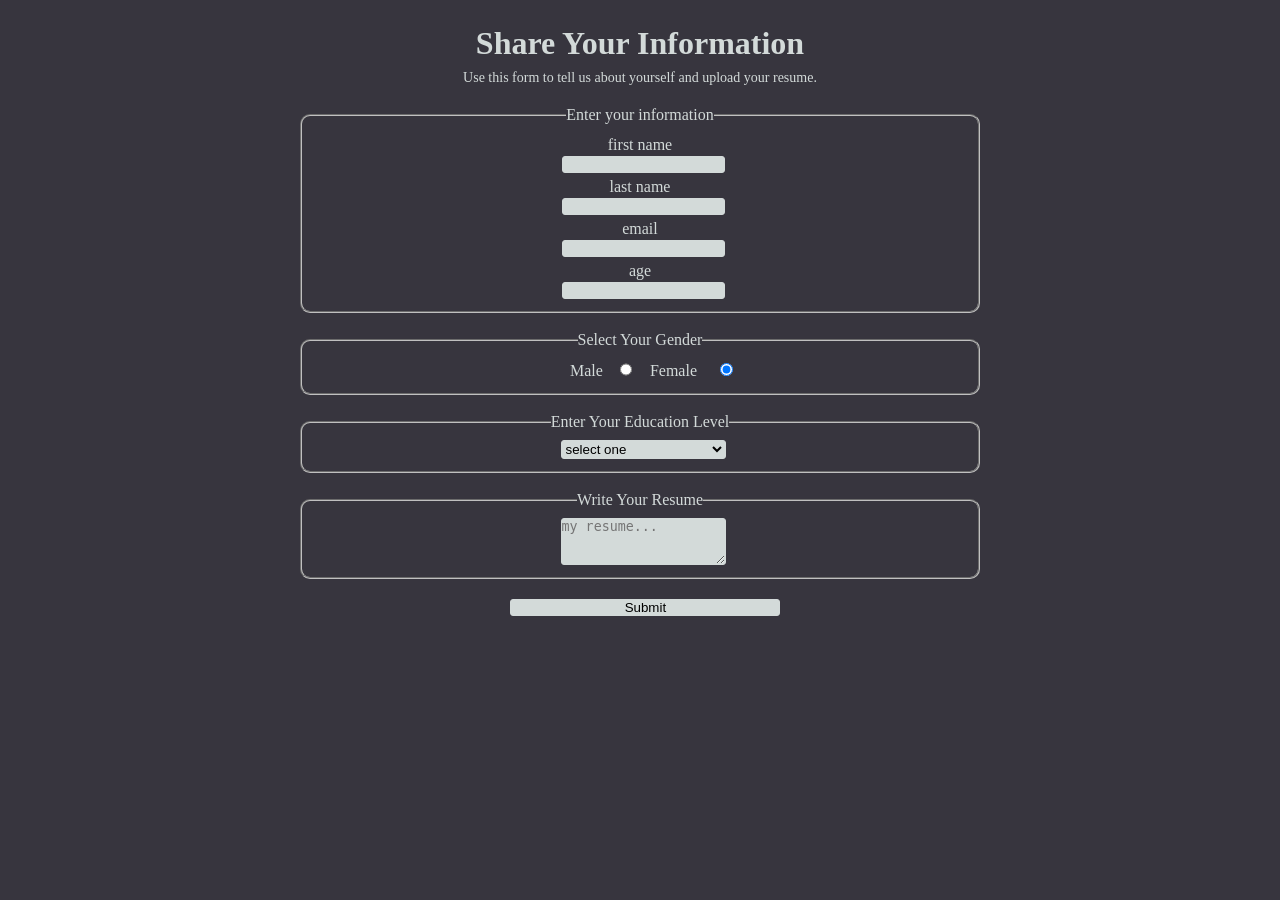
<file: Information-form/index.html>
<!DOCTYPE html>
<html lang="en">
<head>
    <meta charset="UTF-8">
    <meta name="viewport" content="width=device-width, initial-scale=1.0">
    <title>Document</title>
    <link rel="stylesheet" href="index.css" />
</head>
<body>
    <h1>Share Your Information</h1>
    <p>Use this form to tell us about yourself and upload your resume.</p>
    <form method="post">
     <fieldset>
        <legend>Enter your information</legend>

         <label for="first-name">first name  <input id="first-name" name="first-name" type="text" required ></label>
         <label for="last-name">last name  <input id="last-name" name="last-name" type="text" required ></label>
         <label for="email">email  <input id="email" name="email" type="email" required></label>
         <label for="age">age  <input id="age" name="age" type="number" required></label>
     </fieldset>
     <br>
     <fieldset>
         <legend>Select Your Gender</legend>
         <label>Male<input id="man-tik" name="gender" type="radio"  class="inline"></label>
         <label>Female<input id="woman-tik" name="gender" type="radio"  class="inline" checked></label>
     </fieldset>
         <br>
         <fieldset>
        <legend>Enter Your Education Level</legend>
          
             <select>
                 <option>select one</option>
                 <option>Bachelor's</option>
                 <option>Master's</option>
                 <option>Doctorate</option>
                 <option>other</option>
             </select>
        
         </fieldset>
     <br>
     <fieldset>
        <legend>Write Your Resume</legend>

            <textarea id="resume" name="resume" rows="3" cols="30" placeholder="my resume..."></textarea>
         </fieldset>
            <br>
         <input type="submit" value="Submit" />
         
    </form>

    



</body>
</html>
</file>
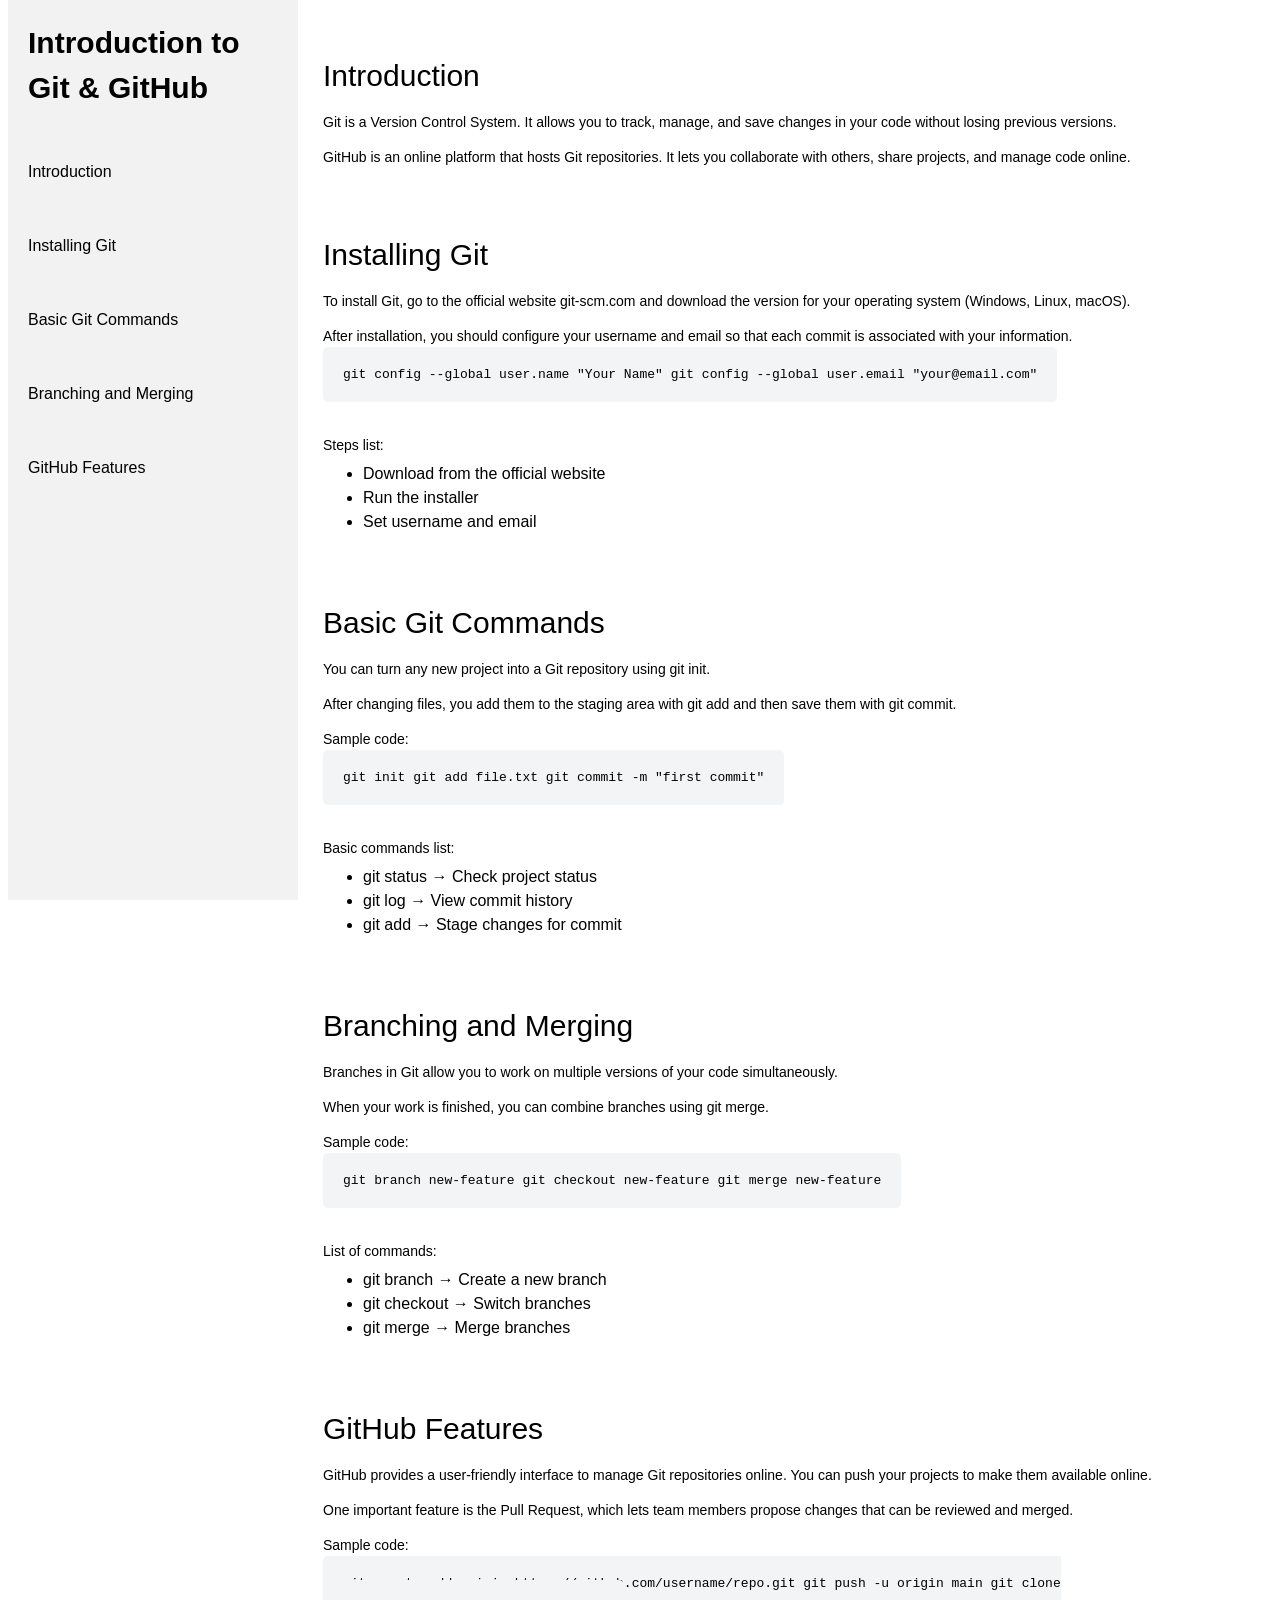
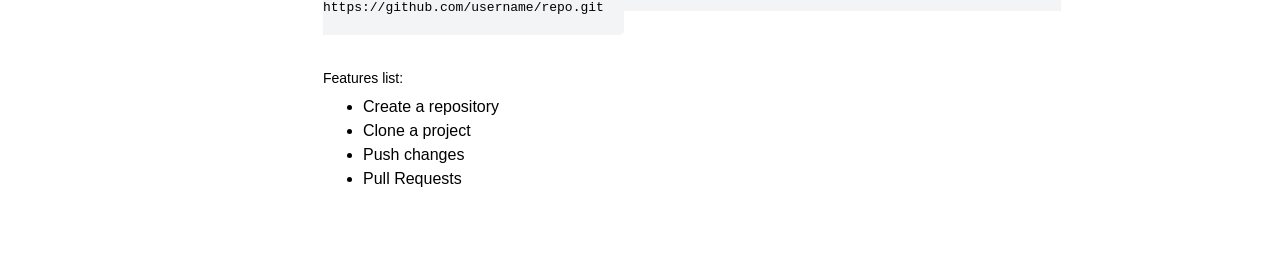
<file: Introduction_to_Git_GitHub/index.html>
<!DOCTYPE html>
<html lang="en">
<head>
  <meta charset="utf-8" />
  <meta name="viewport" content="width=device-width, initial-scale=1" />
  <title>Introduction to Git & GitHub</title>
  <link rel="stylesheet" href="index.css" />
</head>
<body>
  <nav id="navbar" aria-label="Main Navigation">
    <header>Introduction to Git & GitHub</header>
    <a class="nav-link" href="#Introduction">Introduction</a>
    <a class="nav-link" href="#Installing Git">Installing Git</a>
    <a class="nav-link" href="#Basic Git Commands">Basic Git Commands</a>
    <a class="nav-link" href="#Branching and Merging">Branching and Merging</a>
    <a class="nav-link" href="#GitHub Features">GitHub Features</a>
  </nav>

  <main id="main-doc">
    <section class="main-section" id="Introduction">
      <header>Introduction</header>
      <p>Git is a Version Control System. It allows you to track, manage, and save changes in your code without losing previous versions.</p>
      <p>GitHub is an online platform that hosts Git repositories. It lets you collaborate with others, share projects, and manage code online.</p>
      
    </section>

    <section class="main-section" id="Installing Git">
      <header>Installing Git</header>
      <p>To install Git, go to the official website git-scm.com
 and download the version for your operating system (Windows, Linux, macOS).</p>
      <p>After installation, you should configure your username and email so that each commit is associated with your information.</p>
      <code>git config --global user.name "Your Name"
git config --global user.email "your@email.com"
</code>

<p class="section-p">Steps list:</p>
      <ul>
        <li>Download from the official website</li>
        <li>Run the installer</li>
        <li>Set username and email</li>
      </ul>
      
    </section>

    <section class="main-section" id="Basic Git Commands">
      <header>Basic Git Commands</header>
      <p>You can turn any new project into a Git repository using git init.</p>
      <p>After changing files, you add them to the staging area with git add and then save them with git commit.</p>
      <p>Sample code:</p>
      <code>git init
git add file.txt
git commit -m "first commit"
</code>

<p class="section-p">Basic commands list:</p>
      <ul>
        <li>git status → Check project status</li>
        <li>git log → View commit history</li>
        <li>git add → Stage changes for commit</li>
      </ul>
    </section>

    <section class="main-section" id="Branching and Merging">
      <header>Branching and Merging</header>
      <p>Branches in Git allow you to work on multiple versions of your code simultaneously.</p>
      <p>When your work is finished, you can combine branches using git merge.</p>
      <p>Sample code:</p>
      <code>git branch new-feature
git checkout new-feature
git merge new-feature
</code>

<p class="section-p">List of commands:</p>
      <ul>
        <li>git branch → Create a new branch</li>
        <li>git checkout → Switch branches</li>
        <li>git merge → Merge branches</li>
      </ul>
    </section>

    <section class="main-section" id="GitHub Features">
      <header>GitHub Features</header>
      <p>GitHub provides a user-friendly interface to manage Git repositories online. You can push your projects to make them available online.</p>
      <p>One important feature is the Pull Request, which lets team members propose changes that can be reviewed and merged.</p>
      <p>Sample code:</p>
      <code>git remote add origin https://github.com/username/repo.git
git push -u origin main
git clone https://github.com/username/repo.git
</code>

<p class="section-p">Features list:</p>
      <ul>
        <li>Create a repository</li>
        <li>Clone a project</li>
        <li>Push changes</li>
        <li>Pull Requests</li>
      </ul>
    </section>
  </main>
</body>
</html>
</file>
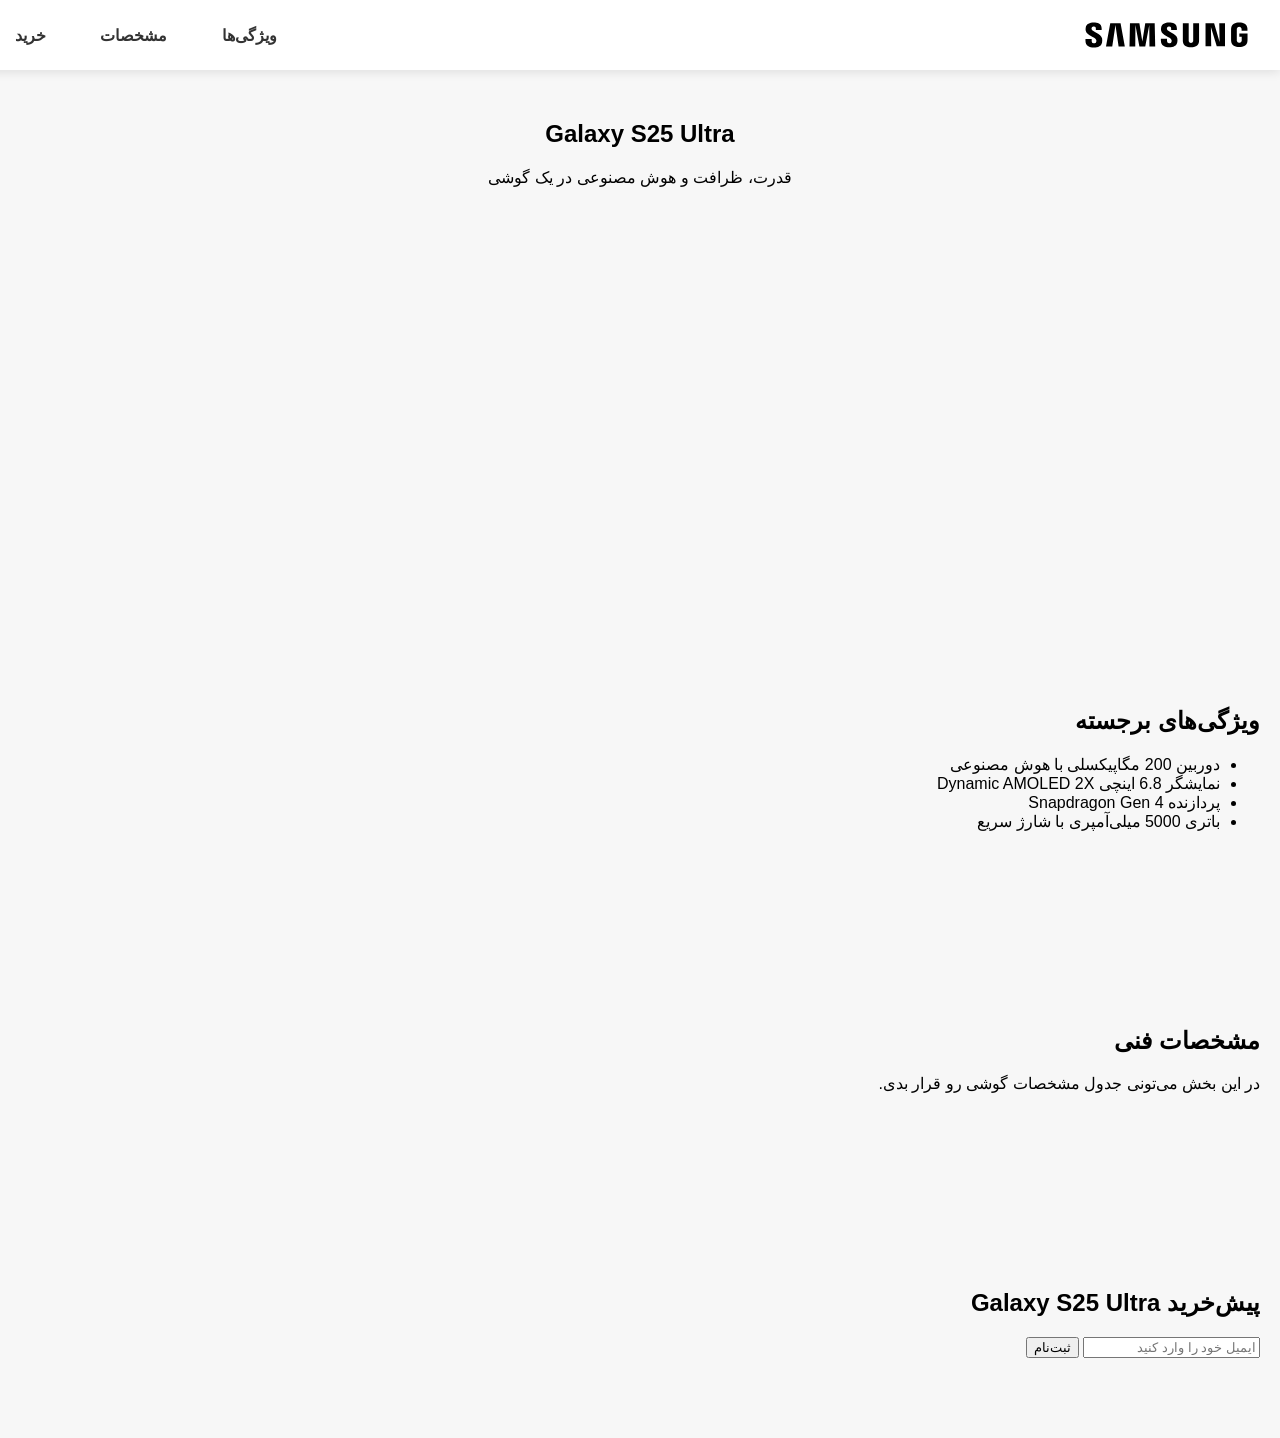
<file: S25-Ultra/index.html>
<!DOCTYPE html>
<html lang="fa" dir="rtl">
<head>
  <meta charset="UTF-8">
  <title>Samsung Galaxy S25 Ultra</title>
  <link rel="stylesheet" href="index.css">
</head>
<body>
  <!-- بخش هدر -->
  <header id="header">
    <img id="header-img" src="img/samsung-8.svg" alt="Samsung Logo">
    <nav id="nav-bar">
      <a class="nav-link" href="#features">ویژگی‌ها</a>
      <a class="nav-link" href="#specs">مشخصات</a>
      <a class="nav-link" href="#buy">خرید</a>
    </nav>
  </header>

  <!-- بخش ویدیو -->
  <section id="video-section">
    <h1>Galaxy S25 Ultra</h1>
    <p>قدرت، ظرافت و هوش مصنوعی در یک گوشی</p>
    <iframe id="video" src="https://youtu.be/Tb0nFak5j-c?si=IdBuU4SGDrNLDh4n"></iframe>
  </section>

  <!-- بخش ویژگی‌ها -->
  <section id="features">
    <h2>ویژگی‌های برجسته</h2>
    <ul>
      <li>دوربین 200 مگاپیکسلی با هوش مصنوعی</li>
      <li>نمایشگر 6.8 اینچی Dynamic AMOLED 2X</li>
      <li>پردازنده Snapdragon Gen 4</li>
      <li>باتری 5000 میلی‌آمپری با شارژ سریع</li>
    </ul>
  </section>

  <!-- بخش مشخصات -->
  <section id="specs">
    <h2>مشخصات فنی</h2>
    <p>در این بخش می‌تونی جدول مشخصات گوشی رو قرار بدی.</p>
  </section>

  <!-- بخش فرم خرید -->
  <section id="buy">
    <h2>پیش‌خرید Galaxy S25 Ultra</h2>
    <form id="form" action="https://www.freecodecamp.com/email-submit">
      <input id="email" type="email" placeholder="ایمیل خود را وارد کنید" required>
      <input id="submit" type="submit" value="ثبت‌نام">
    </form>
  </section>
</body>
</html>
</file>
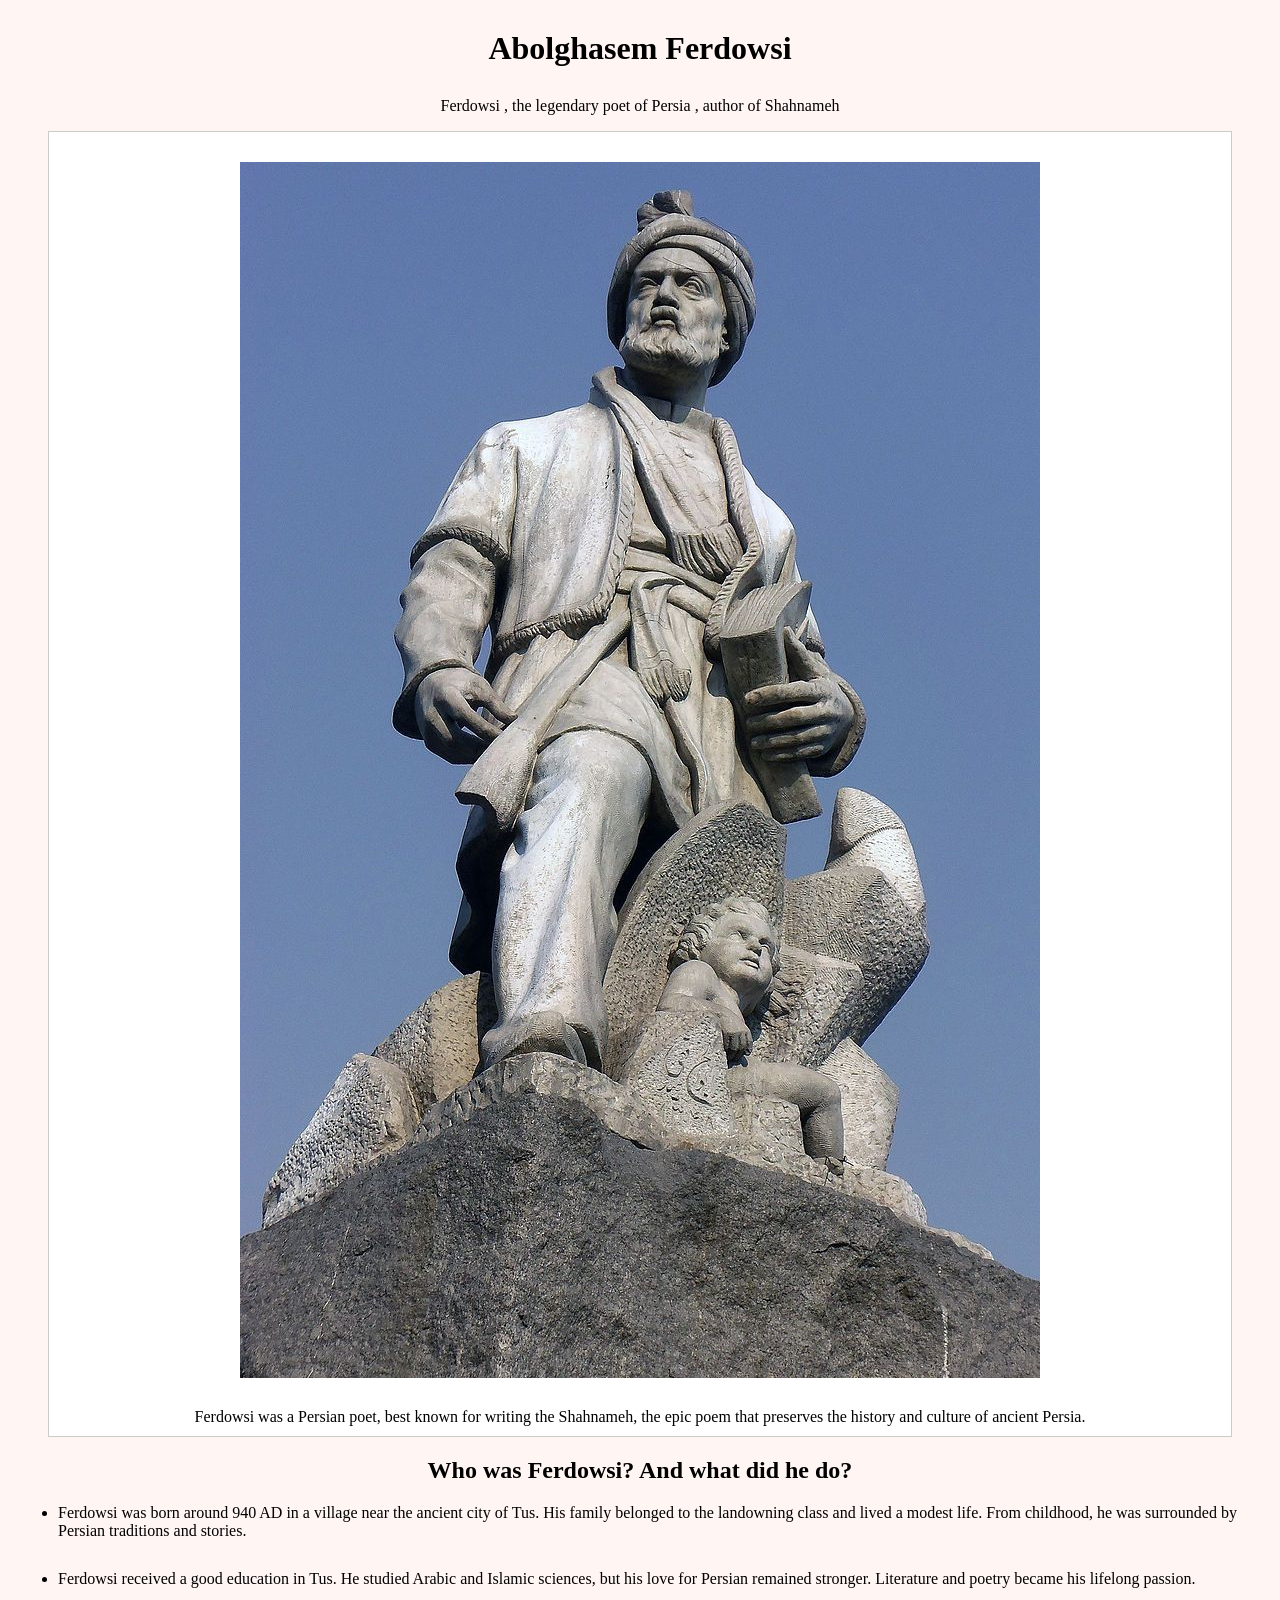
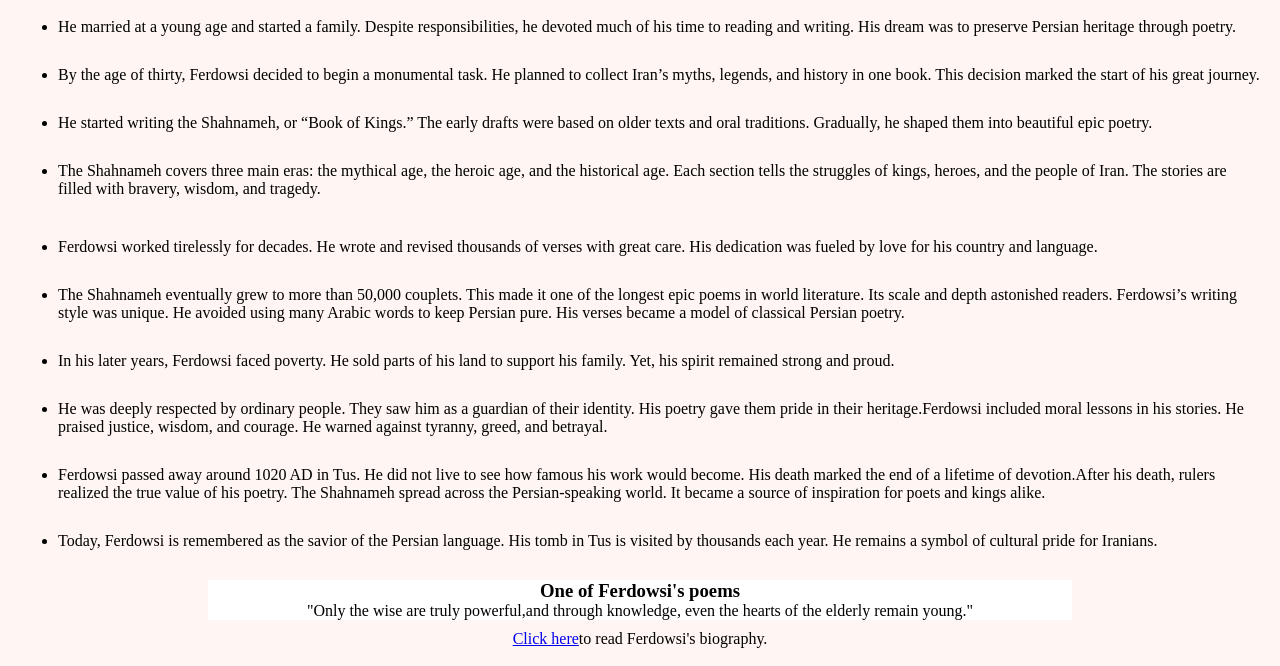
<file: Biography-Ferdowsi/Ferdowsi.html/index.html>
<!DOCTYPE html>
<html lang="en">
  <head>
    <meta charset="UTF-8" />
    <meta name="viewport" content="width=device-width, initial-scale=1.0" />
    <meta name="description" content="Biography of Ferdowsi" />
    <title>Ferdowsi</title>
    <link rel="stylesheet" href="index.css" />
  </head>
  <body>
    <header>
      <h1>Abolghasem Ferdowsi</h1>
      <p>Ferdowsi , the legendary poet of Persia , author of Shahnameh</p>
    </header>
    <main>
      <figure id="pic-figure">
        
        <div class="img-div">
          <img id="image" src="pic/Ferdowsi.jpg" alt="Ferdowsi-pic">
        <p id="img-caption">Ferdowsi was a Persian poet, best known for writing the Shahnameh, the epic poem that preserves the history and culture of ancient Persia.</p>
      </div>
      </figure>
          <div class="Subject">
            <h2>Who was Ferdowsi? And what did he do?</h2>
          </div>
          <div class="Biography">
            <ul>
              <li class="Biography1">Ferdowsi was born around 940 AD in a village near the ancient city of Tus. His family belonged to the landowning class and lived a modest life. From childhood, he was surrounded by Persian traditions and stories. </li>
              <li class="Biography2">Ferdowsi received a good education in Tus. He studied Arabic and Islamic sciences, but his love for Persian remained stronger. Literature and poetry became his lifelong passion.</li>
              <li class="Biography3">He married at a young age and started a family. Despite responsibilities, he devoted much of his time to reading and writing. His dream was to preserve Persian heritage through poetry.</li>
              <li class="Biography4">By the age of thirty, Ferdowsi decided to begin a monumental task. He planned to collect Iran’s myths, legends, and history in one book. This decision marked the start of his great journey.</li>
              <li class="Biography5">He started writing the Shahnameh, or “Book of Kings.” The early drafts were based on older texts and oral traditions. Gradually, he shaped them into beautiful epic poetry.</li>
              <li class="Biography6">The Shahnameh covers three main eras: the mythical age, the heroic age, and the historical age. Each section tells the struggles of kings, heroes, and the people of Iran. The stories are filled with bravery, wisdom, and tragedy.</li>
              <li class="Biography7">Ferdowsi worked tirelessly for decades. He wrote and revised thousands of verses with great care. His dedication was fueled by love for his country and language.</li>
              <li class="Biography8">The Shahnameh eventually grew to more than 50,000 couplets. This made it one of the longest epic poems in world literature. Its scale and depth astonished readers. Ferdowsi’s writing style was unique. He avoided using many Arabic words to keep Persian pure. His verses became a model of classical Persian poetry.</li>
              <li class="Biography9">In his later years, Ferdowsi faced poverty. He sold parts of his land to support his family. Yet, his spirit remained strong and proud.</li>
              <li class="Biography10">He was deeply respected by ordinary people. They saw him as a guardian of their identity. His poetry gave them pride in their heritage.Ferdowsi included moral lessons in his stories. He praised justice, wisdom, and courage. He warned against tyranny, greed, and betrayal.</li>
              <li class="Biography11">Ferdowsi passed away around 1020 AD in Tus. He did not live to see how famous his work would become. His death marked the end of a lifetime of devotion.After his death, rulers realized the true value of his poetry. The Shahnameh spread across the Persian-speaking world. It became a source of inspiration for poets and kings alike.</li>
              <li class="Biography12">Today, Ferdowsi is remembered as the savior of the Persian language. His tomb in Tus is visited by thousands each year. He remains a symbol of cultural pride for Iranians.</li>
            </ul>
          </div>

          

          <div>
            <h3>One of Ferdowsi's poems</h3>
            <p class="p-h3">"Only the wise are truly powerful,and through knowledge, even the hearts of the elderly remain young."</p>
          </div>
            

      <p class="p-a"><a id="tribute-link" href="https://en.wikipedia.org/wiki/Ferdowsi" target="_blank">Click here  </a>to read Ferdowsi's biography.</p>

      
    </main>
    <footer>
      
    </footer>
  </body>
</html>
</file>
<file: Information-form/index.css>
*{
    box-sizing:border-box;
    padding: 0;
    margin: 0;

}

body {
  
  margin: 0 100px 0 100px;
  background-color: #37353E;
  color:#D3DAD9;
  font-size: 16px;
}

h1{
    text-align : center;
    padding: 25px 0 8px 0;
}
p{
    text-align : center;
    margin: 0 0 20px 0;
    font-size: 14px;
}
label{
    display: block;
    margin: 5px;
    text-align: center;
}

fieldset{
    padding: 7px;
    margin: 0 200px ;
    border-radius: 10px
    
}

fieldset:nth-of-type(2) {
    text-align: center;
}

fieldset:nth-of-type(2) label {
    display: inline-flex;
    align-items: center;   
    gap: 0.1px;              
    text-align: left;       
    margin: 5px 15px;
}


input , textarea , select{
    display: block;
    width: 25%;
    margin: 2px 38% 5px 38%;
    background-color: #D3DAD9;
    border: 1px solid #D3DAD9;
    border-radius: 3px;
}

legend{
    text-align: center;
    
}
</file>
<file: Introduction_to_Git_GitHub/index.css>
body{
    font-family: 'Open Sans', Arial, sans-serif;
    line-height: 1.5;
    display: flex;
}

header{
    font-size: 30px;
    font-family: 'Open Sans', Arial, sans-serif;
    text-align: left;
}

#navbar header {
    font-weight: bold;
    text-align: left; 
    
}


nav {
    display: block;
  width: 250px;
  position: fixed;
  text-align: left;
  
}
a{
    padding-left: 0;
    color: black;
    text-decoration: none;
}
main {
  margin-left: 270px;
}

.nav-link{
    display: block;
    margin:50px 0 50px 0;
    text-align: left;
}

/* سایدبار */
#navbar {
  width: 250px;         
  position: fixed;                   
  top: 0;
  bottom: 0;
  overflow-y: auto;      
  background-color: #f2f2f2;
  padding: 20px;
}

#main-doc {
  margin-left: 270px;   
  padding: 20px;
}


p{
    font-size: 14px;
}

code{
    background-color:oklch(96.7% 0.003 264.542) ;
    border-radius: 5px;
    padding: 20px;
    font-size: 13px;
    text-align: left;
    
}


section{
    padding: 25px;
}

.section-p{
    margin: 50px 0 -10px 0;
}

@media (max-width: 768px) {
    nav {
        width: 100%;
        position: relative;
    }
    main {
        margin-left: 0;
    }
    .nav-link {
        margin: 10px 0;
    }
}
</file>
<file: S25-Ultra/index.css>
body {
  font-family: sans-serif;
  margin: 0;
  background-color: #f7f7f7;
  scroll-behavior: smooth;
}

#header {
  position: fixed;
  top: 0;
  width: 100%;
  background: white;
  display: flex;
  justify-content: space-between;
  align-items: center;
  padding: 10px 20px;
  box-shadow: 0 2px 10px rgba(0,0,0,0.1);
}

#header img {
  height: 50px;
}

#nav-bar a {
  margin: 0 15px;
  padding-left: 20px;
  text-decoration: none;
  color: #333;
  font-weight: bold;
}

#video-section {
  text-align: center;
  padding-top: 100px;
}

#video {
  width: 80%;
  height: 400px;
  border: none;
}

#features, #specs, #buy {
  padding: 80px 20px;
}

@media (max-width: 600px) {
  #video {
    width: 100%;
    height: 250px;
  }
}
</file>
<file: Biography-Ferdowsi/Ferdowsi.html/index.css>
body{
    background-color: #FFF5F2;
}

h1{
    display: flex;      
    justify-content: center; 
    padding: 0 ;
    margin: 30px ;
}

p{
    display: flex;      
    justify-content: center; 
    align-items: center;
    padding: 0 ;
    margin: 0px ;
    

}
h2 {
    display: flex;       
    justify-content: center; 
    align-items: center; 
        
}
img {

    display: block;
    margin:  20px auto 30px auto;
    
    height: 550px;
    
}
.img-div{

    background-color: white; 
  display: inline-block;   
  padding: 10px;           
  border: 1px solid #ccc;
}

.img-div , img{
    display: block;         
  max-width: 100%;         
  height: auto;
}

.Biography1{
    
    justify-content: center; 
    align-items: center;
    margin: 0 10px 30px 10px;
    
}

.Biography2{
        
    justify-content: center; 
    align-items: center;
    margin: 0 10px 30px 10px;
}

.Biography3{
        
    justify-content: center; 
    align-items: center;
    margin: 0 10px 30px 10px;
}

.Biography4{
        
    justify-content: center; 
    align-items: center;
    margin: 0 10px 30px 10px;
}

.Biography5{
        
    justify-content: center; 
    align-items: center;
    margin: 0 10px 30px 10px;
}

.Biography6{
        
    justify-content: center; 
    align-items: center;
    margin: 0 10px 40px 10px;
}


.Biography7{
        
    justify-content: center; 
    align-items: center;
    margin: 0 10px 30px 10px;
}

.Biography8{
        
    justify-content: center; 
    align-items: center;
    margin: 0 10px 30px 10px;
}

.Biography9{
        
    justify-content: center; 
    align-items: center;
    margin: 0 10px 30px 10px;
}

.Biography10{
        
    justify-content: center; 
    align-items: center;
    margin: 0 10px 30px 10px;
}

.Biography11{
        
    justify-content: center; 
    align-items: center;
    margin: 0 10px 30px 10px;
}

.Biography12{
        
    justify-content: center; 
    align-items: center;
    margin: 0 10px 30px 10px;
}

h3 {
    display: flex;       
    justify-content: center; 
    align-items: center; 
    
}

h3 , .p-h3{


    background-color: white; 
  margin: auto 200px;           
  border: 1px #ccc;
  
}


.p-h3{
          
    justify-content: center; 
    align-items: center;
    border-top: none;
}

.p-a{

    display: flex;       
    justify-content: center; 
    align-items: center;
    padding: 10px;
}
</file>
